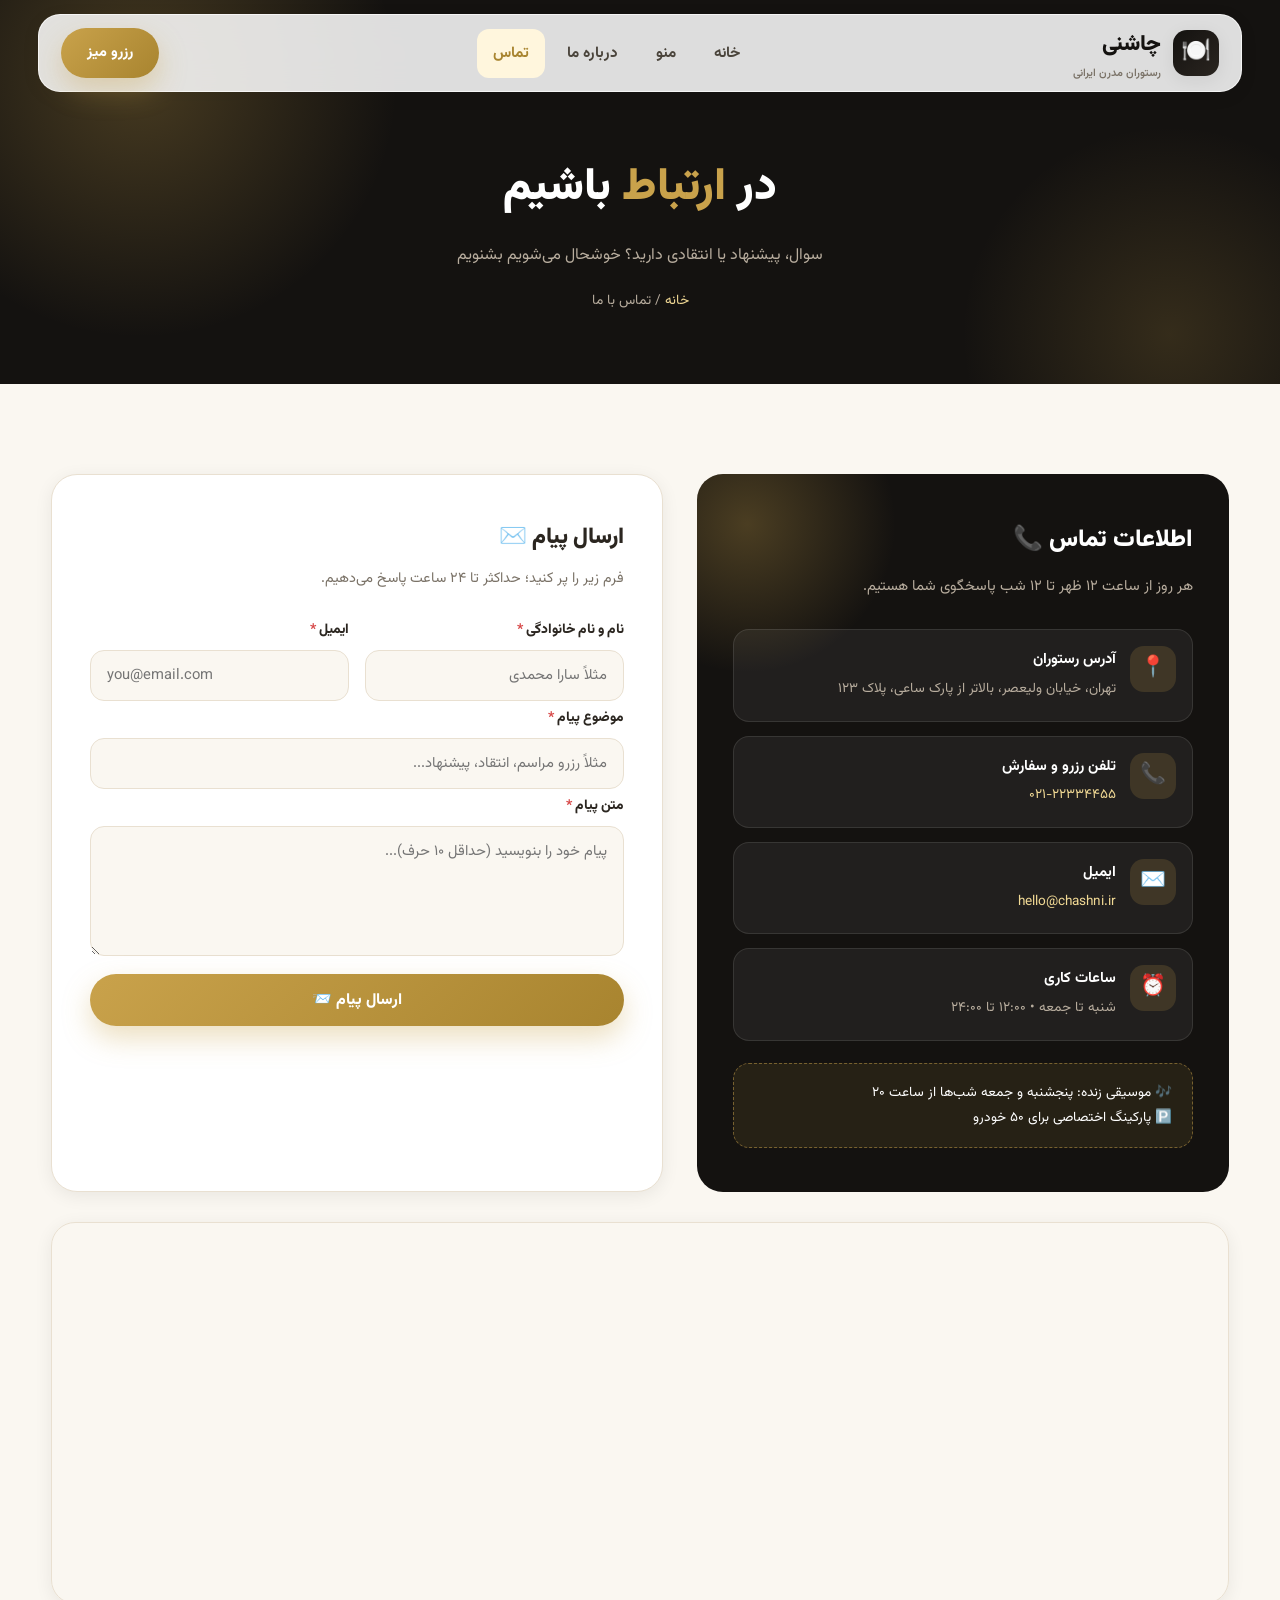
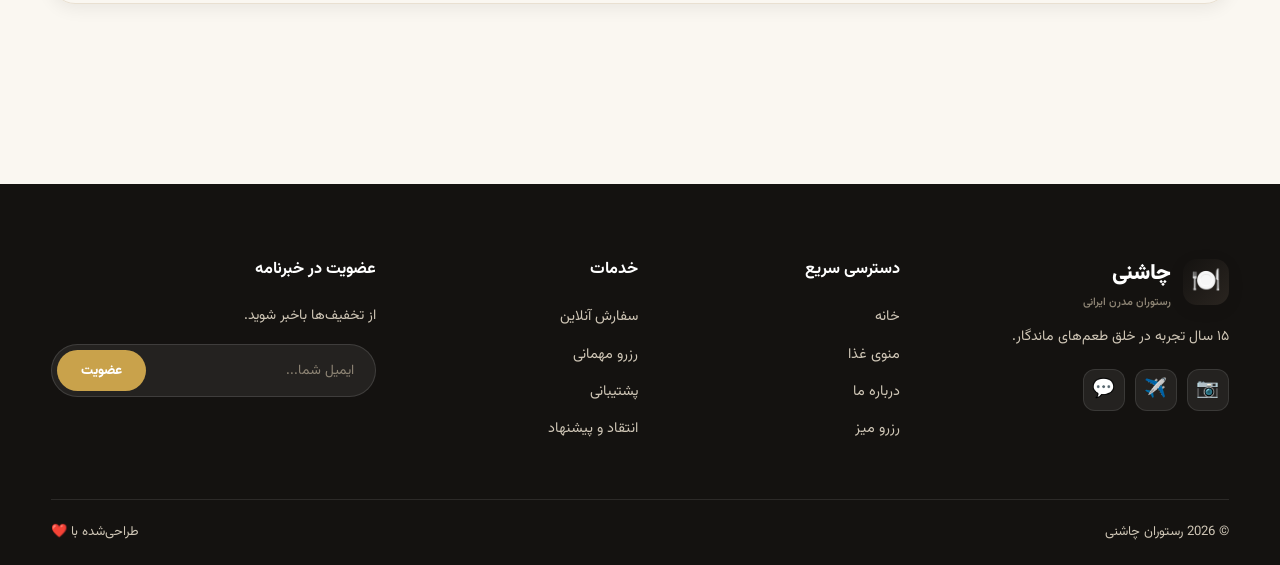
<file: contact.html>
<!DOCTYPE html>
<html lang="fa" dir="rtl">
<head>
  <meta charset="UTF-8">
  <meta name="viewport" content="width=device-width, initial-scale=1.0">
  <meta name="description" content="تماس با رستوران چاشنی — آدرس، تلفن، ساعات کاری و فرم پیام">
  <title>تماس با ما | رستوران چاشنی</title>
  <link rel="preconnect" href="https://fonts.googleapis.com">
  <link rel="preconnect" href="https://fonts.gstatic.com" crossorigin>
  <link href="https://fonts.googleapis.com/css2?family=Vazirmatn:wght@400;500;700;800;900&display=swap" rel="stylesheet">
  <link rel="stylesheet" href="css/style.css">
  <link rel="icon" href="data:image/svg+xml,<svg xmlns='http://www.w3.org/2000/svg' viewBox='0 0 100 100'><text y='.9em' font-size='90'>🍽️</text></svg>">
</head>
<body>
  <header class="header" id="header">
    <div class="nav-wrap">
      <a href="index.html" class="logo"><span class="logo-mark">🍽️</span><span>چاشنی<small>رستوران مدرن ایرانی</small></span></a>
      <nav class="nav-links" aria-label="ناوبری اصلی">
        <a href="index.html" data-nav="index.html">خانه</a>
        <a href="menu.html" data-nav="menu.html">منو</a>
        <a href="about.html" data-nav="about.html">درباره ما</a>
        <a href="contact.html" data-nav="contact.html">تماس</a>
      </nav>
      <div class="nav-actions">
        <a href="reservation.html" class="btn btn-primary btn-reserve">رزرو میز</a>
        <button class="hamburger" id="hamburger" aria-label="باز کردن منو" aria-expanded="false"><span></span><span></span><span></span></button>
      </div>
    </div>
  </header>
  <nav class="mobile-menu" id="mobileMenu" aria-label="منوی موبایل">
    <a href="index.html" data-nav="index.html">خانه</a>
    <a href="menu.html" data-nav="menu.html">منو</a>
    <a href="about.html" data-nav="about.html">درباره ما</a>
    <a href="contact.html" data-nav="contact.html">تماس</a>
    <a href="reservation.html" data-nav="reservation.html">رزرو میز</a>
    <a href="reservation.html" class="btn btn-primary">رزرو میز 🍷</a>
  </nav>

  <main>
    <section class="page-hero">
      <div class="container">
        <h1>در <span>ارتباط</span> باشیم</h1>
        <p>سوال، پیشنهاد یا انتقادی دارید؟ خوشحال می‌شویم بشنویم</p>
        <div class="breadcrumb"><a href="index.html">خانه</a> / تماس با ما</div>
      </div>
    </section>

    <section class="section">
      <div class="container form-layout">
        <aside class="info-card reveal">
          <h2>اطلاعات تماس 📞</h2>
          <p>هر روز از ساعت ۱۲ ظهر تا ۱۲ شب پاسخگوی شما هستیم.</p>
          <div class="contact-item"><span class="ci">📍</span><div><strong>آدرس رستوران</strong><span>تهران، خیابان ولیعصر، بالاتر از پارک ساعی، پلاک ۱۲۳</span></div></div>
          <div class="contact-item"><span class="ci">📞</span><div><strong>تلفن رزرو و سفارش</strong><a href="tel:+982122334455" style="color:#f0d894">۰۲۱-۲۲۳۳۴۴۵۵</a></div></div>
          <div class="contact-item"><span class="ci">✉️</span><div><strong>ایمیل</strong><a href="mailto:hello@chashni.ir" style="color:#f0d894">hello@chashni.ir</a></div></div>
          <div class="contact-item"><span class="ci">⏰</span><div><strong>ساعات کاری</strong><span>شنبه تا جمعه • ۱۲:۰۰ تا ۲۴:۰۰</span></div></div>
          <div class="hours-box">🎶 موسیقی زنده: پنجشنبه و جمعه شب‌ها از ساعت ۲۰<br>🅿️ پارکینگ اختصاصی برای ۵۰ خودرو</div>
        </aside>

        <div class="form-card reveal">
          <h2>ارسال پیام ✉️</h2>
          <p>فرم زیر را پر کنید؛ حداکثر تا ۲۴ ساعت پاسخ می‌دهیم.</p>
          <div class="alert" role="status"></div>
          <form id="contactForm" novalidate>
            <div class="form-grid">
              <div class="field">
                <label for="cName">نام و نام خانوادگی <i>*</i></label>
                <input type="text" id="cName" placeholder="مثلاً سارا محمدی" autocomplete="name">
                <span class="err">نام باید حداقل ۳ حرف باشد.</span>
              </div>
              <div class="field">
                <label for="cEmail">ایمیل <i>*</i></label>
                <input type="email" id="cEmail" placeholder="you@email.com" dir="ltr" style="text-align:left" autocomplete="email">
                <span class="err">ایمیل معتبر وارد کنید.</span>
              </div>
            </div>
            <div class="field">
              <label for="cSubject">موضوع پیام <i>*</i></label>
              <input type="text" id="cSubject" placeholder="مثلاً رزرو مراسم، انتقاد، پیشنهاد...">
              <span class="err">موضوع را وارد کنید.</span>
            </div>
            <div class="field">
              <label for="cMessage">متن پیام <i>*</i></label>
              <textarea id="cMessage" placeholder="پیام خود را بنویسید (حداقل ۱۰ حرف)..."></textarea>
              <span class="err">متن پیام باید حداقل ۱۰ حرف باشد.</span>
            </div>
            <button type="submit" class="btn btn-primary btn-block" style="margin-top:14px">ارسال پیام 📨</button>
          </form>
        </div>
      </div>

      <div class="container">
        <div class="map-wrap reveal">
          <iframe title="نقشه رستوران چاشنی" src="https://www.openstreetmap.org/export/embed.html?bbox=51.38%2C35.69%2C51.45%2C35.74&layer=mapnik&marker=35.715%2C51.415" loading="lazy"></iframe>
        </div>
      </div>
    </section>
  </main>

  <footer class="footer">
    <div class="container footer-top">
      <div><a href="index.html" class="logo"><span class="logo-mark">🍽️</span><span>چاشنی<small style="color:#8d8474">رستوران مدرن ایرانی</small></span></a><p style="margin-top:14px">۱۵ سال تجربه در خلق طعم‌های ماندگار.</p><div class="socials"><a href="#" aria-label="اینستاگرام">📷</a><a href="#" aria-label="تلگرام">✈️</a><a href="#" aria-label="واتساپ">💬</a></div></div>
      <div><h4>دسترسی سریع</h4><ul><li><a href="index.html">خانه</a></li><li><a href="menu.html">منوی غذا</a></li><li><a href="about.html">درباره ما</a></li><li><a href="reservation.html">رزرو میز</a></li></ul></div>
      <div><h4>خدمات</h4><ul><li><a href="menu.html">سفارش آنلاین</a></li><li><a href="reservation.html">رزرو مهمانی</a></li><li><a href="contact.html">پشتیبانی</a></li><li><a href="contact.html">انتقاد و پیشنهاد</a></li></ul></div>
      <div><h4>عضویت در خبرنامه</h4><p>از تخفیف‌ها باخبر شوید.</p><form class="newsletter"><input type="email" placeholder="ایمیل شما..." aria-label="ایمیل"><button type="submit">عضویت</button></form></div>
    </div>
    <div class="container footer-bottom"><span>© <span data-year>2026</span> رستوران چاشنی</span><span>طراحی‌شده با ❤️</span></div>
  </footer>
  <button class="to-top" id="toTop" aria-label="بازگشت به بالا">↑</button>
  <script src="js/main.js"></script>
  <script src="js/forms.js"></script>
</body>
</html>
</file>
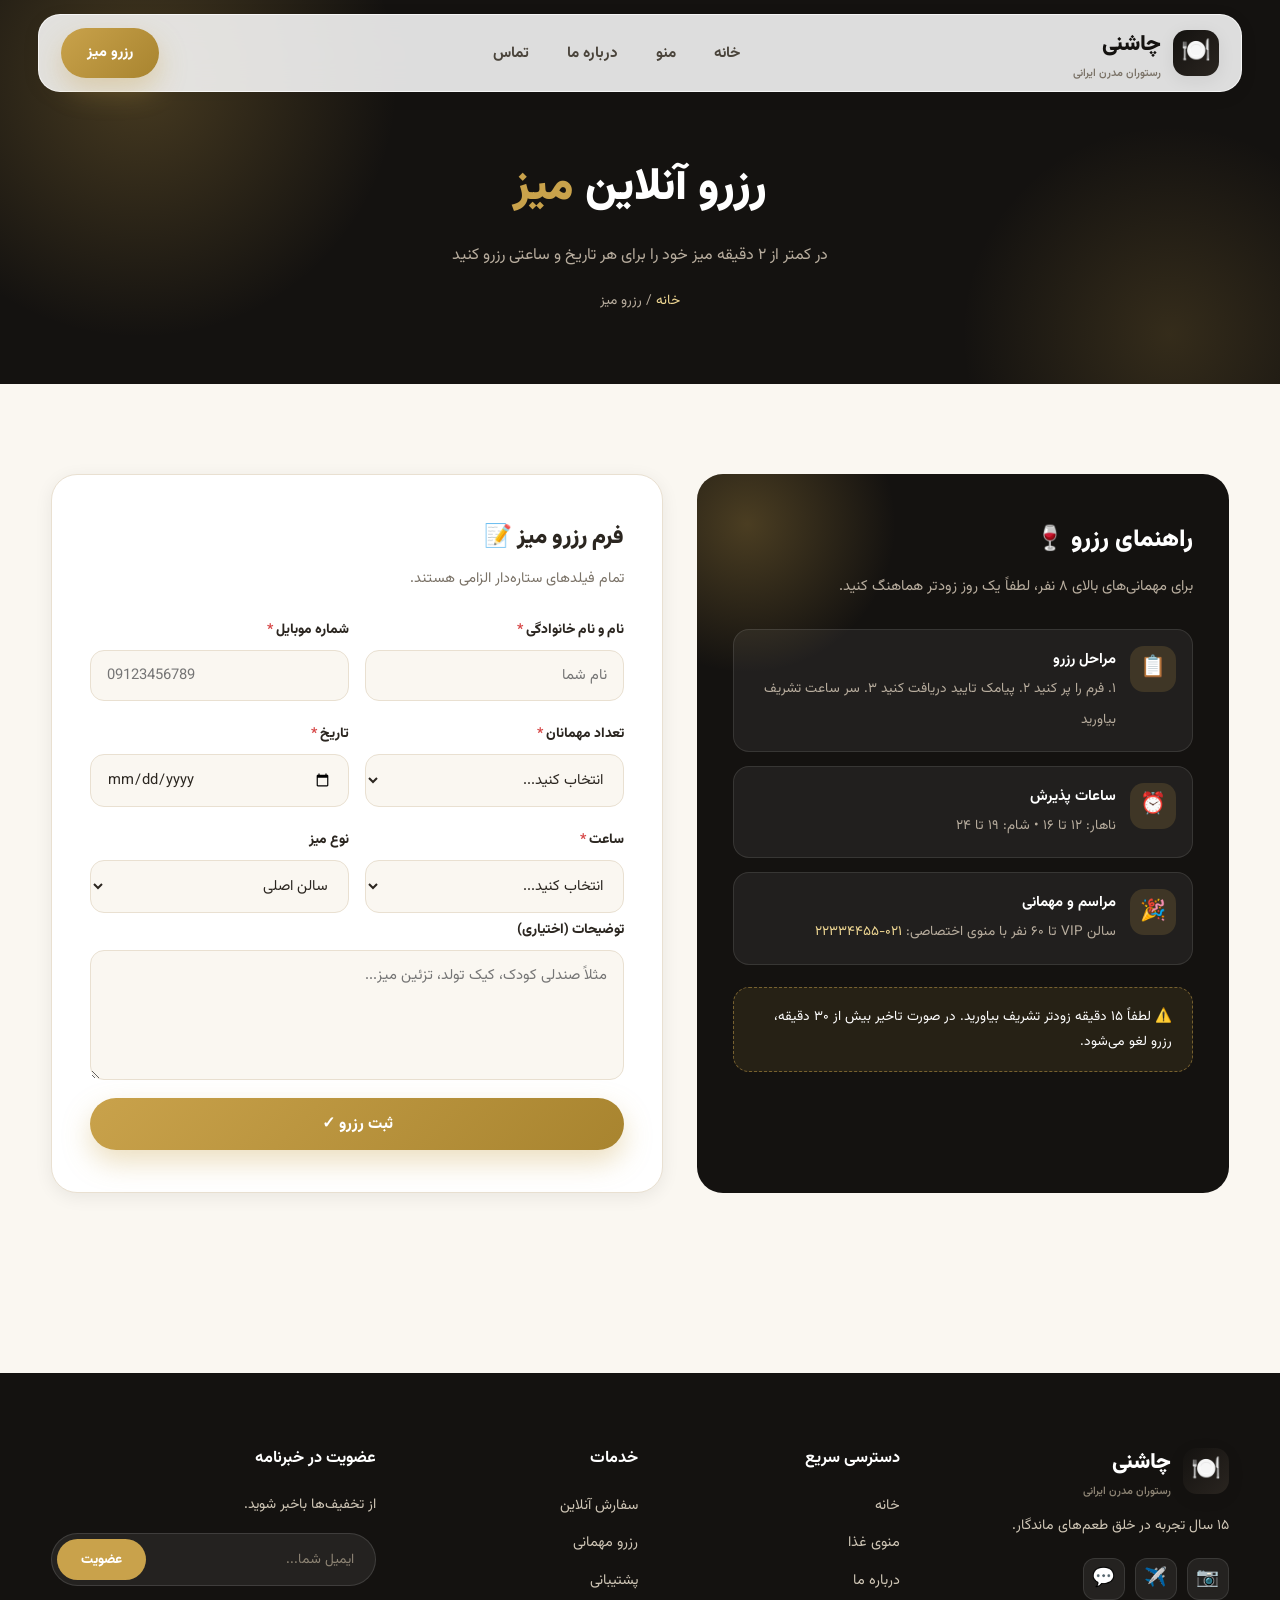
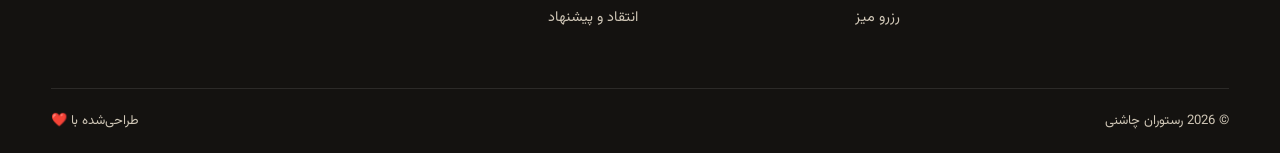
<file: reservation.html>
<!DOCTYPE html>
<html lang="fa" dir="rtl">
<head>
  <meta charset="UTF-8">
  <meta name="viewport" content="width=device-width, initial-scale=1.0">
  <meta name="description" content="رزرو آنلاین میز در رستوران چاشنی — سریع، راحت و بدون نیاز به تماس">
  <title>رزرو میز | رستوران چاشنی</title>
  <link rel="preconnect" href="https://fonts.googleapis.com">
  <link rel="preconnect" href="https://fonts.gstatic.com" crossorigin>
  <link href="https://fonts.googleapis.com/css2?family=Vazirmatn:wght@400;500;700;800;900&display=swap" rel="stylesheet">
  <link rel="stylesheet" href="css/style.css">
  <link rel="icon" href="data:image/svg+xml,<svg xmlns='http://www.w3.org/2000/svg' viewBox='0 0 100 100'><text y='.9em' font-size='90'>🍽️</text></svg>">
</head>
<body>
  <header class="header" id="header">
    <div class="nav-wrap">
      <a href="index.html" class="logo"><span class="logo-mark">🍽️</span><span>چاشنی<small>رستوران مدرن ایرانی</small></span></a>
      <nav class="nav-links" aria-label="ناوبری اصلی">
        <a href="index.html" data-nav="index.html">خانه</a>
        <a href="menu.html" data-nav="menu.html">منو</a>
        <a href="about.html" data-nav="about.html">درباره ما</a>
        <a href="contact.html" data-nav="contact.html">تماس</a>
      </nav>
      <div class="nav-actions">
        <a href="reservation.html" class="btn btn-primary btn-reserve">رزرو میز</a>
        <button class="hamburger" id="hamburger" aria-label="باز کردن منو" aria-expanded="false"><span></span><span></span><span></span></button>
      </div>
    </div>
  </header>
  <nav class="mobile-menu" id="mobileMenu" aria-label="منوی موبایل">
    <a href="index.html" data-nav="index.html">خانه</a>
    <a href="menu.html" data-nav="menu.html">منو</a>
    <a href="about.html" data-nav="about.html">درباره ما</a>
    <a href="contact.html" data-nav="contact.html">تماس</a>
    <a href="reservation.html" data-nav="reservation.html">رزرو میز</a>
    <a href="reservation.html" class="btn btn-primary">رزرو میز 🍷</a>
  </nav>

  <main>
    <section class="page-hero">
      <div class="container">
        <h1>رزرو آنلاین <span>میز</span></h1>
        <p>در کمتر از ۲ دقیقه میز خود را برای هر تاریخ و ساعتی رزرو کنید</p>
        <div class="breadcrumb"><a href="index.html">خانه</a> / رزرو میز</div>
      </div>
    </section>

    <section class="section">
      <div class="container form-layout">
        <aside class="info-card reveal">
          <h2>راهنمای رزرو 🍷</h2>
          <p>برای مهمانی‌های بالای ۸ نفر، لطفاً یک روز زودتر هماهنگ کنید.</p>
          <div class="contact-item"><span class="ci">📋</span><div><strong>مراحل رزرو</strong><span>۱. فرم را پر کنید ۲. پیامک تایید دریافت کنید ۳. سر ساعت تشریف بیاورید</span></div></div>
          <div class="contact-item"><span class="ci">⏰</span><div><strong>ساعات پذیرش</strong><span>ناهار: ۱۲ تا ۱۶ • شام: ۱۹ تا ۲۴</span></div></div>
          <div class="contact-item"><span class="ci">🎉</span><div><strong>مراسم و مهمانی</strong><span>سالن VIP تا ۶۰ نفر با منوی اختصاصی: <a href="tel:+982122334455" style="color:#f0d894">۰۲۱-۲۲۳۳۴۴۵۵</a></span></div></div>
          <div class="hours-box">⚠️ لطفاً ۱۵ دقیقه زودتر تشریف بیاورید. در صورت تاخیر بیش از ۳۰ دقیقه، رزرو لغو می‌شود.</div>
        </aside>

        <div class="form-card reveal">
          <h2>فرم رزرو میز 📝</h2>
          <p>تمام فیلدهای ستاره‌دار الزامی هستند.</p>
          <div class="alert" role="status"></div>
          <div id="reserveSummary"></div>
          <form id="reserveForm" novalidate>
            <div class="form-grid">
              <div class="field">
                <label for="rName">نام و نام خانوادگی <i>*</i></label>
                <input type="text" id="rName" placeholder="نام شما" autocomplete="name">
                <span class="err">نام باید حداقل ۳ حرف باشد.</span>
              </div>
              <div class="field">
                <label for="rPhone">شماره موبایل <i>*</i></label>
                <input type="tel" id="rPhone" placeholder="09123456789" dir="ltr" style="text-align:left" inputmode="numeric" autocomplete="tel">
                <span class="err">موبایل معتبر وارد کنید (مثل 09123456789).</span>
              </div>
              <div class="field">
                <label for="rGuests">تعداد مهمانان <i>*</i></label>
                <select id="rGuests">
                  <option value="">انتخاب کنید...</option>
                  <option value="1">۱ نفر</option>
                  <option value="2">۲ نفر</option>
                  <option value="3">۳ نفر</option>
                  <option value="4">۴ نفر</option>
                  <option value="5">۵ نفر</option>
                  <option value="6">۶ نفر</option>
                  <option value="8">۸ نفر (خانوادگی)</option>
                  <option value="12">۱۲ نفر (مهمانی)</option>
                  <option value="20">۲۰ نفر (مراسم)</option>
                </select>
                <span class="err">تعداد مهمانان را انتخاب کنید.</span>
              </div>
              <div class="field">
                <label for="rDate">تاریخ <i>*</i></label>
                <input type="date" id="rDate">
                <span class="err">تاریخ را انتخاب کنید.</span>
              </div>
              <div class="field">
                <label for="rTime">ساعت <i>*</i></label>
                <select id="rTime">
                  <option value="">انتخاب کنید...</option>
                  <option value="12:00">۱۲:۰۰ ظهر</option>
                  <option value="13:30">۱۳:۳۰</option>
                  <option value="15:00">۱۵:۰۰</option>
                  <option value="19:00">۱۹:۰۰</option>
                  <option value="20:30">۲۰:۳۰</option>
                  <option value="22:00">۲۲:۰۰</option>
                </select>
                <span class="err">ساعت را انتخاب کنید.</span>
              </div>
              <div class="field">
                <label for="rTable">نوع میز</label>
                <select id="rTable">
                  <option value="normal">سالن اصلی</option>
                  <option value="vip">سالن VIP</option>
                  <option value="terrace">تراس و فضای باز</option>
                  <option value="family">سالن خانوادگی</option>
                </select>
              </div>
            </div>
            <div class="field">
              <label for="rNote">توضیحات (اختیاری)</label>
              <textarea id="rNote" placeholder="مثلاً صندلی کودک، کیک تولد، تزئین میز..."></textarea>
            </div>
            <button type="submit" class="btn btn-primary btn-block" style="margin-top:14px">ثبت رزرو ✓</button>
          </form>
        </div>
      </div>
    </section>
  </main>

  <footer class="footer">
    <div class="container footer-top">
      <div><a href="index.html" class="logo"><span class="logo-mark">🍽️</span><span>چاشنی<small style="color:#8d8474">رستوران مدرن ایرانی</small></span></a><p style="margin-top:14px">۱۵ سال تجربه در خلق طعم‌های ماندگار.</p><div class="socials"><a href="#" aria-label="اینستاگرام">📷</a><a href="#" aria-label="تلگرام">✈️</a><a href="#" aria-label="واتساپ">💬</a></div></div>
      <div><h4>دسترسی سریع</h4><ul><li><a href="index.html">خانه</a></li><li><a href="menu.html">منوی غذا</a></li><li><a href="about.html">درباره ما</a></li><li><a href="reservation.html">رزرو میز</a></li></ul></div>
      <div><h4>خدمات</h4><ul><li><a href="menu.html">سفارش آنلاین</a></li><li><a href="reservation.html">رزرو مهمانی</a></li><li><a href="contact.html">پشتیبانی</a></li><li><a href="contact.html">انتقاد و پیشنهاد</a></li></ul></div>
      <div><h4>عضویت در خبرنامه</h4><p>از تخفیف‌ها باخبر شوید.</p><form class="newsletter"><input type="email" placeholder="ایمیل شما..." aria-label="ایمیل"><button type="submit">عضویت</button></form></div>
    </div>
    <div class="container footer-bottom"><span>© <span data-year>2026</span> رستوران چاشنی</span><span>طراحی‌شده با ❤️</span></div>
  </footer>
  <button class="to-top" id="toTop" aria-label="بازگشت به بالا">↑</button>
  <script src="js/main.js"></script>
  <script src="js/forms.js"></script>
</body>
</html>
</file>
<file: css/style.css>
:root {
  --primary: #c9a24b;
  --primary-dark: #a8842f;
  --primary-light: #f3e7c8;
  --dark: #141210;
  --dark-2: #1e1b17;
  --dark-3: #2a2520;
  --cream: #faf7f1;
  --cream-2: #f3ede1;
  --white: #ffffff;
  --text: #2b2620;
  --muted: #7a7267;
  --muted-light: #b8ad9e;
  --success: #1e9e6a;
  --error: #d64545;
  --border: #e9e0d1;
  --radius: 18px;
  --radius-sm: 12px;
  --shadow-sm: 0 4px 18px rgba(20, 18, 16, 0.07);
  --shadow-md: 0 14px 40px rgba(20, 18, 16, 0.12);
  --shadow-lg: 0 24px 70px rgba(20, 18, 16, 0.2);
  --font: "Vazirmatn", "IRANSans", "Segoe UI", Tahoma, sans-serif;
  --header-h: 76px;
  --transition: all 0.3s cubic-bezier(0.4, 0, 0.2, 1);
}

* { margin: 0; padding: 0; box-sizing: border-box; }

html { scroll-behavior: smooth; }

body {
  font-family: var(--font);
  background: var(--cream);
  color: var(--text);
  line-height: 1.9;
  overflow-x: hidden;
  direction: rtl;
}

img { max-width: 100%; display: block; }
a { text-decoration: none; color: inherit; }
ul { list-style: none; }
button, input, select, textarea { font-family: var(--font); }

.container { width: min(1200px, 92%); margin-inline: auto; }

.section { padding: 90px 0; }
.section-head { text-align: center; max-width: 640px; margin: 0 auto 54px; }
.section-tag {
  display: inline-flex; align-items: center; gap: 8px;
  color: var(--primary-dark); background: #fff8e6;
  border: 1px solid #efdfb5; font-size: 0.85rem; font-weight: 700;
  padding: 6px 18px; border-radius: 100px; margin-bottom: 14px;
}
.section-title { font-size: clamp(1.6rem, 3.4vw, 2.5rem); font-weight: 900; line-height: 1.5; color: var(--dark); }
.section-title span { color: var(--primary-dark); }
.section-desc { color: var(--muted); margin-top: 10px; font-size: 1rem; }

/* ---------- Buttons ---------- */
.btn {
  display: inline-flex; align-items: center; justify-content: center; gap: 10px;
  padding: 14px 34px; border-radius: 100px; font-weight: 800; font-size: 0.98rem;
  border: none; cursor: pointer; transition: var(--transition); white-space: nowrap;
}
.btn-primary { background: linear-gradient(135deg, var(--primary), var(--primary-dark)); color: #fff; box-shadow: 0 12px 28px rgba(201,162,75,.35); }
.btn-primary:hover { transform: translateY(-3px); box-shadow: 0 18px 36px rgba(201,162,75,.45); }
.btn-outline { background: transparent; color: var(--dark); border: 2px solid var(--dark); }
.btn-outline:hover { background: var(--dark); color: #fff; transform: translateY(-3px); }
.btn-light { background: var(--white); color: var(--dark); }
.btn-light:hover { transform: translateY(-3px); box-shadow: var(--shadow-md); }
.btn-gold-outline { border: 2px solid rgba(255,255,255,.5); color: #fff; background: rgba(255,255,255,.08); backdrop-filter: blur(8px); }
.btn-gold-outline:hover { background: var(--primary); border-color: var(--primary); }
.btn-block { width: 100%; }

/* ---------- Header / Navbar ---------- */
.header {
  position: fixed; inset-inline: 0; top: 0; z-index: 100;
  transition: var(--transition); padding: 14px 0;
}
.header .nav-wrap {
  width: min(1240px, 94%); margin-inline: auto;
  display: flex; align-items: center; justify-content: space-between; gap: 16px;
  background: rgba(255,255,255,.86); backdrop-filter: blur(16px);
  border: 1px solid rgba(255,255,255,.7);
  border-radius: 22px; padding: 10px 22px; box-shadow: var(--shadow-sm);
  transition: var(--transition);
}
.header.scrolled .nav-wrap { box-shadow: var(--shadow-md); background: rgba(255,255,255,.96); }
.logo { display: flex; align-items: center; gap: 12px; font-weight: 900; font-size: 1.35rem; color: var(--dark); }
.logo-mark {
  width: 46px; height: 46px; border-radius: 14px; display: grid; place-items: center;
  background: linear-gradient(135deg, var(--dark), var(--dark-3)); color: var(--primary);
  font-size: 1.5rem; box-shadow: var(--shadow-sm); flex-shrink: 0;
}
.logo small { display: block; font-size: .68rem; font-weight: 600; color: var(--muted); line-height: 1.4; }
.nav-links { display: flex; align-items: center; gap: 6px; }
.nav-links a { padding: 10px 16px; border-radius: 12px; font-weight: 700; font-size: .95rem; color: #4a443b; transition: var(--transition); position: relative; }
.nav-links a:hover { background: var(--cream-2); color: var(--dark); }
.nav-links a.active { color: var(--primary-dark); background: #fff6dd; }
.nav-actions { display: flex; align-items: center; gap: 10px; }
.btn-reserve { padding: 11px 26px; font-size: .9rem; }
.hamburger { display: none; flex-direction: column; gap: 5px; background: none; border: none; cursor: pointer; padding: 10px; border-radius: 10px; }
.hamburger span { width: 26px; height: 3px; border-radius: 10px; background: var(--dark); transition: var(--transition); }
.hamburger.open span:nth-child(1) { transform: translateY(8px) rotate(45deg); }
.hamburger.open span:nth-child(2) { opacity: 0; }
.hamburger.open span:nth-child(3) { transform: translateY(-8px) rotate(-45deg); }
.mobile-menu { display: none; }

/* ---------- Hero ---------- */
.hero {
  position: relative; min-height: 100svh; display: flex; align-items: center;
  color: #fff; padding: calc(var(--header-h) + 60px) 0 70px; overflow: hidden;
  background: var(--dark);
}
.hero-bg { position: absolute; inset: 0; }
.hero-bg img { width: 100%; height: 100%; object-fit: cover; opacity: .55; }
.hero-bg::after {
  content: ""; position: absolute; inset: 0;
  background: linear-gradient(to left, rgba(10,9,7,.88) 20%, rgba(10,9,7,.55) 55%, rgba(10,9,7,.25));
}
.hero-content { position: relative; z-index: 2; display: grid; grid-template-columns: 1.1fr 0.9fr; gap: 50px; align-items: center; }
.hero-badge {
  display: inline-flex; align-items: center; gap: 8px; font-size: .85rem; font-weight: 700;
  background: rgba(201,162,75,.16); border: 1px solid rgba(201,162,75,.5); color: #f4dfa4;
  padding: 8px 20px; border-radius: 100px; margin-bottom: 20px;
}
.hero-badge .dot { width: 8px; height: 8px; border-radius: 50%; background: #7ee2a8; box-shadow: 0 0 0 5px rgba(126,226,168,.2); animation: pulse 1.8s infinite; }
@keyframes pulse { 50% { box-shadow: 0 0 0 9px rgba(126,226,168,0); } }
.hero h1 { font-size: clamp(2.1rem, 5.4vw, 3.9rem); font-weight: 900; line-height: 1.45; margin-bottom: 16px; }
.hero h1 .gold { color: var(--primary); }
.hero p { color: #d9d2c4; font-size: 1.08rem; max-width: 520px; margin-bottom: 30px; }
.hero-btns { display: flex; gap: 14px; flex-wrap: wrap; margin-bottom: 38px; }
.hero-stats { display: flex; gap: 34px; flex-wrap: wrap; }
.hero-stats .stat strong { font-size: 1.6rem; font-weight: 900; color: #fff; display: block; line-height: 1.3; }
.hero-stats .stat strong em { color: var(--primary); font-style: normal; }
.hero-stats .stat span { font-size: .85rem; color: var(--muted-light); }
.hero-card { position: relative; }
.hero-card .main-img { border-radius: 28px; box-shadow: var(--shadow-lg); border: 6px solid rgba(255,255,255,.14); height: 480px; width: 100%; object-fit: cover; }
.float-card {
  position: absolute; background: rgba(255,255,255,.97); color: var(--dark);
  border-radius: 18px; padding: 14px 18px; box-shadow: var(--shadow-md);
  display: flex; align-items: center; gap: 12px; animation: float 4s ease-in-out infinite;
}
.float-card .icon { width: 46px; height: 46px; border-radius: 14px; display: grid; place-items: center; font-size: 1.4rem; background: #fff3d3; flex-shrink: 0; }
.float-card strong { display: block; font-size: .92rem; line-height: 1.5; }
.float-card small { color: var(--muted); font-size: .78rem; }
.float-1 { top: 26px; right: -22px; }
.float-2 { bottom: 30px; left: -22px; animation-delay: 2s; }
@keyframes float { 50% { transform: translateY(-12px); } }

/* ---------- Marquee strip ---------- */
.strip { background: linear-gradient(135deg, var(--primary), var(--primary-dark)); color: #fff; padding: 14px 0; overflow: hidden; font-weight: 800; }
.strip-track { display: flex; gap: 44px; width: max-content; animation: marquee 22s linear infinite; }
@keyframes marquee { to { transform: translateX(50%); } }

/* ---------- Cards / dishes ---------- */
.grid-dishes { display: grid; grid-template-columns: repeat(4, 1fr); gap: 24px; }
.dish-card {
  background: var(--white); border-radius: var(--radius); overflow: hidden;
  border: 1px solid var(--border); box-shadow: var(--shadow-sm);
  transition: var(--transition); display: flex; flex-direction: column;
}
.dish-card:hover { transform: translateY(-8px); box-shadow: var(--shadow-md); }
.dish-media { position: relative; height: 210px; overflow: hidden; }
.dish-media img { width: 100%; height: 100%; object-fit: cover; transition: transform .6s ease; }
.dish-card:hover .dish-media img { transform: scale(1.08); }
.dish-price {
  position: absolute; bottom: 12px; right: 12px; background: rgba(20,18,16,.85); color: #ffd97a;
  backdrop-filter: blur(6px); font-weight: 800; font-size: .85rem; padding: 6px 16px; border-radius: 100px;
}
.dish-cat {
  position: absolute; top: 12px; right: 12px; background: var(--white); color: var(--primary-dark);
  font-size: .75rem; font-weight: 800; padding: 4px 14px; border-radius: 100px;
}
.dish-body { padding: 20px 20px 22px; display: flex; flex-direction: column; gap: 8px; flex: 1; }
.dish-body h3 { font-size: 1.08rem; font-weight: 800; }
.dish-body h3 a:hover { color: var(--primary-dark); }
.dish-body p { font-size: .86rem; color: var(--muted); line-height: 1.8; flex: 1; }
.dish-foot { display: flex; align-items: center; justify-content: space-between; margin-top: 8px; }
.rating { color: #e8a200; font-size: .85rem; font-weight: 800; }
.dish-link { font-weight: 800; font-size: .86rem; color: var(--primary-dark); }
.dish-link:hover { text-decoration: underline; }

/* ---------- About preview ---------- */
.about-grid { display: grid; grid-template-columns: 1fr 1fr; gap: 60px; align-items: center; }
.about-media { position: relative; }
.about-media img.main { border-radius: 26px; height: 520px; width: 100%; object-fit: cover; box-shadow: var(--shadow-md); }
.about-media img.small {
  position: absolute; bottom: -30px; left: -20px; width: 240px; height: 190px; object-fit: cover;
  border-radius: 20px; border: 8px solid var(--cream); box-shadow: var(--shadow-md);
}
.exp-badge {
  position: absolute; top: -24px; right: -14px; background: var(--dark); color: #fff;
  border-radius: 20px; padding: 16px 24px; text-align: center; box-shadow: var(--shadow-md);
  border: 1px solid rgba(201,162,75,.4);
}
.exp-badge strong { font-size: 1.8rem; color: var(--primary); display: block; line-height: 1.2; }
.exp-badge span { font-size: .78rem; color: var(--muted-light); }
.about-text h2 { font-size: clamp(1.5rem, 3vw, 2.2rem); font-weight: 900; margin: 12px 0 14px; line-height: 1.6; }
.about-text p { color: var(--muted); margin-bottom: 14px; }
.check-list { display: grid; grid-template-columns: 1fr 1fr; gap: 12px; margin: 22px 0 28px; }
.check-list li { display: flex; align-items: center; gap: 10px; font-weight: 700; font-size: .92rem; background: #fff; border: 1px solid var(--border); padding: 10px 16px; border-radius: 14px; }
.check-list li i { width: 28px; height: 28px; border-radius: 50%; background: #e8f7ee; color: var(--success); display: grid; place-items: center; font-style: normal; flex-shrink: 0; }

/* ---------- Features ---------- */
.features { background: var(--dark); color: #fff; border-radius: 34px; width: min(1240px, 94%); margin-inline: auto; }
.features .section-title { color: #fff; }
.features .section-desc { color: var(--muted-light); }
.features .section-tag { background: rgba(201,162,75,.14); border-color: rgba(201,162,75,.35); color: #f0d894; }
.feat-grid { display: grid; grid-template-columns: repeat(4, 1fr); gap: 20px; }
.feat {
  background: linear-gradient(180deg, var(--dark-3), var(--dark-2));
  border: 1px solid rgba(201,162,75,.22); border-radius: 22px; padding: 34px 26px; text-align: center; transition: var(--transition);
}
.feat:hover { transform: translateY(-8px); border-color: rgba(201,162,75,.55); }
.feat .f-icon { width: 66px; height: 66px; margin: 0 auto 16px; border-radius: 20px; display: grid; place-items: center; font-size: 1.8rem; background: rgba(201,162,75,.14); border: 1px solid rgba(201,162,75,.3); }
.feat h3 { font-size: 1.05rem; margin-bottom: 8px; }
.feat p { font-size: .87rem; color: var(--muted-light); line-height: 1.9; }

/* ---------- Reviews ---------- */
.rev-grid { display: grid; grid-template-columns: repeat(3, 1fr); gap: 24px; }
.review { background: #fff; border: 1px solid var(--border); border-radius: 22px; padding: 30px 26px; box-shadow: var(--shadow-sm); transition: var(--transition); position: relative; }
.review:hover { transform: translateY(-6px); box-shadow: var(--shadow-md); }
.review .stars { color: #e8a200; letter-spacing: 2px; margin-bottom: 12px; }
.review p { font-size: .93rem; color: #55504a; margin-bottom: 20px; }
.reviewer { display: flex; align-items: center; gap: 12px; }
.reviewer img { width: 52px; height: 52px; border-radius: 50%; object-fit: cover; border: 3px solid var(--primary-light); }
.reviewer strong { display: block; font-size: .95rem; }
.reviewer small { color: var(--muted); font-size: .78rem; }
.review::before { content: "❝"; position: absolute; top: 12px; left: 22px; font-size: 3rem; color: var(--primary-light); line-height: 1; }

/* ---------- Gallery ---------- */
.gallery-grid { display: grid; grid-template-columns: repeat(4, 1fr); grid-auto-rows: 220px; gap: 16px; }
.gallery-grid figure { border-radius: 20px; overflow: hidden; position: relative; }
.gallery-grid figure:nth-child(1) { grid-column: span 2; grid-row: span 2; }
.gallery-grid figure img { width: 100%; height: 100%; object-fit: cover; transition: transform .6s ease; }
.gallery-grid figure:hover img { transform: scale(1.07); }
.gallery-grid figcaption {
  position: absolute; inset: auto 0 0 0; padding: 40px 18px 16px; color: #fff; font-weight: 800; font-size: .9rem;
  background: linear-gradient(transparent, rgba(0,0,0,.7)); opacity: 0; transition: var(--transition);
}
.gallery-grid figure:hover figcaption { opacity: 1; }

/* ---------- CTA ---------- */
.cta {
  position: relative; border-radius: 30px; overflow: hidden; color: #fff; text-align: center;
  padding: 80px 24px; width: min(1240px, 94%); margin-inline: auto; background: var(--dark);
}
.cta img { position: absolute; inset: 0; width: 100%; height: 100%; object-fit: cover; opacity: .35; }
.cta-inner { position: relative; z-index: 2; max-width: 620px; margin-inline: auto; }
.cta h2 { font-size: clamp(1.6rem, 3.4vw, 2.4rem); font-weight: 900; margin-bottom: 12px; }
.cta h2 span { color: var(--primary); }
.cta p { color: #ddd5c5; margin-bottom: 28px; }
.cta-btns { display: flex; gap: 14px; justify-content: center; flex-wrap: wrap; }

/* ---------- Page hero ---------- */
.page-hero { background: var(--dark); color: #fff; padding: calc(var(--header-h) + 70px) 0 70px; position: relative; overflow: hidden; text-align: center; }
.page-hero::before { content: ""; position: absolute; width: 520px; height: 520px; border-radius: 50%; background: radial-gradient(circle, rgba(201,162,75,.28), transparent 70%); top: -180px; left: -120px; }
.page-hero::after { content: ""; position: absolute; width: 420px; height: 420px; border-radius: 50%; background: radial-gradient(circle, rgba(201,162,75,.18), transparent 70%); bottom: -160px; right: -100px; }
.page-hero h1 { font-size: clamp(1.8rem, 4vw, 2.8rem); font-weight: 900; position: relative; z-index: 2; }
.page-hero h1 span { color: var(--primary); }
.page-hero p { color: var(--muted-light); margin-top: 10px; position: relative; z-index: 2; }
.breadcrumb { margin-top: 16px; font-size: .86rem; color: var(--muted-light); position: relative; z-index: 2; }
.breadcrumb a { color: #f0d894; } .breadcrumb a:hover { text-decoration: underline; }

/* ---------- Menu page ---------- */
.filter-bar { display: flex; gap: 10px; flex-wrap: wrap; justify-content: center; margin-bottom: 44px; }
.filter-btn {
  border: 1.5px solid var(--border); background: #fff; padding: 10px 24px; border-radius: 100px;
  font-weight: 800; font-size: .88rem; cursor: pointer; transition: var(--transition); color: #5c554a;
}
.filter-btn:hover { border-color: var(--primary); color: var(--primary-dark); transform: translateY(-2px); }
.filter-btn.active { background: linear-gradient(135deg, var(--primary), var(--primary-dark)); color: #fff; border-color: transparent; box-shadow: 0 10px 24px rgba(201,162,75,.35); }
.menu-grid { display: grid; grid-template-columns: repeat(3, 1fr); gap: 26px; }
.menu-card { animation: fadeUp .5s ease both; }
@keyframes fadeUp { from { opacity: 0; transform: translateY(18px); } }
.menu-empty { text-align: center; color: var(--muted); padding: 50px 0; grid-column: 1 / -1; }

/* ---------- Food details ---------- */
.details-grid { display: grid; grid-template-columns: 1fr 1fr; gap: 56px; align-items: start; }
.details-media img { border-radius: 26px; height: 460px; width: 100%; object-fit: cover; box-shadow: var(--shadow-md); }
.details-thumbs { display: grid; grid-template-columns: repeat(3, 1fr); gap: 12px; margin-top: 12px; }
.details-thumbs img { height: 110px; width: 100%; object-fit: cover; border-radius: 14px; cursor: pointer; border: 3px solid transparent; transition: var(--transition); }
.details-thumbs img.active, .details-thumbs img:hover { border-color: var(--primary); }
.details-info .pill { display: inline-block; background: #fff3d3; color: var(--primary-dark); font-weight: 800; font-size: .8rem; padding: 5px 18px; border-radius: 100px; margin-bottom: 12px; }
.details-info h1 { font-size: clamp(1.6rem, 3.4vw, 2.4rem); font-weight: 900; margin-bottom: 10px; }
.details-meta { display: flex; gap: 18px; align-items: center; color: var(--muted); font-size: .88rem; margin-bottom: 14px; flex-wrap: wrap; }
.details-desc { color: #5c554a; margin-bottom: 20px; }
.ing-list { display: flex; flex-wrap: wrap; gap: 8px; margin-bottom: 22px; }
.ing-list li { background: #fff; border: 1px solid var(--border); font-size: .8rem; font-weight: 700; padding: 6px 16px; border-radius: 100px; }
.order-box { background: #fff; border: 1px solid var(--border); border-radius: 20px; padding: 24px; box-shadow: var(--shadow-sm); }
.order-row { display: flex; align-items: center; justify-content: space-between; gap: 14px; flex-wrap: wrap; }
.qty { display: flex; align-items: center; gap: 4px; background: var(--cream-2); border-radius: 100px; padding: 5px; }
.qty button { width: 38px; height: 38px; border-radius: 50%; border: none; background: #fff; font-size: 1.2rem; font-weight: 900; cursor: pointer; transition: var(--transition); box-shadow: var(--shadow-sm); }
.qty button:hover { background: var(--dark); color: #fff; }
.qty output { min-width: 44px; text-align: center; font-weight: 900; font-size: 1.1rem; }
.total-price { font-size: 1.4rem; font-weight: 900; color: var(--primary-dark); }
.total-price small { display: block; font-size: .72rem; color: var(--muted); font-weight: 600; }
.nutrition { display: grid; grid-template-columns: repeat(4, 1fr); gap: 10px; margin-top: 18px; }
.nutrition div { background: var(--cream-2); border-radius: 14px; padding: 12px 8px; text-align: center; }
.nutrition strong { display: block; font-size: 1rem; }
.nutrition span { font-size: .72rem; color: var(--muted); }

/* ---------- Forms ---------- */
.form-layout { display: grid; grid-template-columns: 1fr 1.15fr; gap: 34px; align-items: stretch; }
.info-card { background: var(--dark); color: #fff; border-radius: 26px; padding: 44px 36px; position: relative; overflow: hidden; }
.info-card::before { content: ""; position: absolute; width: 300px; height: 300px; border-radius: 50%; background: radial-gradient(circle, rgba(201,162,75,.3), transparent 70%); top: -100px; left: -100px; }
.info-card h2 { font-size: 1.5rem; font-weight: 900; margin-bottom: 10px; position: relative; }
.info-card > p { color: var(--muted-light); font-size: .92rem; margin-bottom: 28px; position: relative; }
.contact-item { display: flex; gap: 14px; align-items: flex-start; background: rgba(255,255,255,.06); border: 1px solid rgba(255,255,255,.1); border-radius: 16px; padding: 16px; margin-bottom: 14px; position: relative; }
.contact-item .ci { width: 46px; height: 46px; border-radius: 14px; background: rgba(201,162,75,.18); display: grid; place-items: center; font-size: 1.3rem; flex-shrink: 0; }
.contact-item strong { display: block; font-size: .92rem; }
.contact-item span, .contact-item a { font-size: .85rem; color: var(--muted-light); }
.form-card { background: #fff; border: 1px solid var(--border); border-radius: 26px; padding: 42px 38px; box-shadow: var(--shadow-sm); }
.form-card h2 { font-size: 1.4rem; font-weight: 900; margin-bottom: 6px; }
.form-card > p { color: var(--muted); font-size: .9rem; margin-bottom: 24px; }
.form-grid { display: grid; grid-template-columns: 1fr 1fr; gap: 16px; }
.field { display: flex; flex-direction: column; gap: 7px; margin-bottom: 4px; }
.field.full { grid-column: 1 / -1; }
.field label { font-weight: 800; font-size: .86rem; }
.field label i { color: var(--error); font-style: normal; }
.field input, .field select, .field textarea {
  border: 1.5px solid var(--border); border-radius: 14px; padding: 13px 16px; font-size: .92rem;
  background: var(--cream); transition: var(--transition); width: 100%; color: var(--text);
}
.field textarea { min-height: 130px; resize: vertical; }
.field input:focus, .field select:focus, .field textarea:focus { outline: none; border-color: var(--primary); background: #fff; box-shadow: 0 0 0 4px rgba(201,162,75,.15); }
.field.invalid input, .field.invalid select, .field.invalid textarea { border-color: var(--error); background: #fff5f5; }
.err { font-size: .76rem; color: var(--error); font-weight: 700; display: none; }
.field.invalid .err { display: block; }
.alert { border-radius: 14px; padding: 14px 18px; font-size: .88rem; font-weight: 700; margin-bottom: 18px; display: none; }
.alert.show { display: block; animation: fadeUp .4s ease; }
.alert.success { background: #e6f7ee; color: #137a4c; border: 1px solid #b6e5c9; }
.alert.error { background: #fdecec; color: #a93232; border: 1px solid #f5c2c2; }
.hours-box { margin-top: 22px; background: rgba(201,162,75,.1); border: 1px dashed rgba(201,162,75,.5); border-radius: 16px; padding: 16px 20px; font-size: .85rem; position: relative; }
.map-wrap { margin-top: 30px; border-radius: 24px; overflow: hidden; border: 1px solid var(--border); box-shadow: var(--shadow-sm); }
.map-wrap iframe { width: 100%; height: 380px; border: 0; display: block; }

/* ---------- About page extras ---------- */
.values-grid { display: grid; grid-template-columns: repeat(3, 1fr); gap: 22px; }
.value-card { background: #fff; border: 1px solid var(--border); border-radius: 22px; padding: 34px 28px; text-align: center; transition: var(--transition); }
.value-card:hover { transform: translateY(-6px); box-shadow: var(--shadow-md); }
.value-card .v-icon { font-size: 2.2rem; margin-bottom: 12px; }
.timeline { max-width: 720px; margin-inline: auto; position: relative; padding-right: 30px; }
.timeline::before { content: ""; position: absolute; right: 8px; top: 6px; bottom: 6px; width: 3px; border-radius: 10px; background: linear-gradient(var(--primary), var(--primary-light)); }
.t-item { position: relative; background: #fff; border: 1px solid var(--border); border-radius: 18px; padding: 22px 24px; margin-bottom: 18px; }
.t-item::before { content: ""; position: absolute; right: -28px; top: 28px; width: 15px; height: 15px; border-radius: 50%; background: var(--primary); box-shadow: 0 0 0 5px #f6ead0; }
.t-item strong { color: var(--primary-dark); }
.team-grid { display: grid; grid-template-columns: repeat(3, 1fr); gap: 24px; }
.team-card { background: #fff; border: 1px solid var(--border); border-radius: 22px; overflow: hidden; text-align: center; transition: var(--transition); }
.team-card:hover { transform: translateY(-6px); box-shadow: var(--shadow-md); }
.team-card img { height: 300px; width: 100%; object-fit: cover; }
.team-card .t-body { padding: 20px; }
.team-card small { color: var(--primary-dark); font-weight: 800; }

/* ---------- Footer ---------- */
.footer { background: var(--dark); color: #cfc6b6; margin-top: 90px; }
.footer-top { display: grid; grid-template-columns: 1.3fr 1fr 1fr 1.1fr; gap: 40px; padding: 70px 0 46px; }
.footer .logo { color: #fff; }
.footer h4 { color: #fff; font-size: 1.02rem; margin-bottom: 18px; }
.footer ul li { margin-bottom: 10px; font-size: .9rem; }
.footer ul a:hover { color: var(--primary); }
.footer p { font-size: .88rem; }
.socials { display: flex; gap: 10px; margin-top: 18px; }
.socials a { width: 42px; height: 42px; border-radius: 12px; display: grid; place-items: center; background: rgba(255,255,255,.07); border: 1px solid rgba(255,255,255,.1); font-size: 1.15rem; transition: var(--transition); }
.socials a:hover { background: var(--primary); transform: translateY(-3px); }
.newsletter { display: flex; margin-top: 14px; background: rgba(255,255,255,.07); border: 1px solid rgba(255,255,255,.12); border-radius: 100px; padding: 5px; }
.newsletter input { flex: 1; background: transparent; border: none; color: #fff; padding: 10px 16px; font-size: .86rem; min-width: 0; }
.newsletter input:focus { outline: none; }
.newsletter input::placeholder { color: #8d8474; }
.newsletter button { background: var(--primary); border: none; color: #fff; border-radius: 100px; padding: 10px 24px; font-weight: 800; cursor: pointer; transition: var(--transition); }
.newsletter button:hover { background: var(--primary-dark); }
.footer-bottom { border-top: 1px solid rgba(255,255,255,.1); padding: 20px 0; display: flex; align-items: center; justify-content: space-between; gap: 12px; flex-wrap: wrap; font-size: .82rem; }

/* ---------- Back to top / reveal ---------- */
.to-top {
  position: fixed; bottom: 26px; left: 26px; z-index: 90; width: 52px; height: 52px; border-radius: 16px;
  border: none; cursor: pointer; font-size: 1.3rem; color: #fff;
  background: linear-gradient(135deg, var(--primary), var(--primary-dark));
  box-shadow: var(--shadow-md); opacity: 0; pointer-events: none; transform: translateY(16px); transition: var(--transition);
}
.to-top.show { opacity: 1; pointer-events: auto; transform: none; }
.to-top:hover { transform: translateY(-4px); }
.reveal { opacity: 0; transform: translateY(28px); transition: opacity .7s ease, transform .7s ease; }
.reveal.visible { opacity: 1; transform: none; }

/* ---------- Responsive ---------- */
@media (max-width: 1024px) {
  .grid-dishes { grid-template-columns: repeat(3, 1fr); }
  .feat-grid { grid-template-columns: repeat(2, 1fr); }
  .hero-content { grid-template-columns: 1fr; }
  .hero-card { max-width: 560px; }
  .hero-card .main-img { height: 380px; }
  .footer-top { grid-template-columns: 1fr 1fr; }
  .menu-grid { grid-template-columns: repeat(2, 1fr); }
  .gallery-grid { grid-template-columns: repeat(3, 1fr); }
}
@media (max-width: 820px) {
  .section { padding: 66px 0; }
  .nav-links, .nav-actions .btn-reserve { display: none; }
  .hamburger { display: flex; }
  .mobile-menu {
    display: block; position: fixed; top: 92px; right: 3%; left: 3%; z-index: 99;
    background: #fff; border-radius: 20px; box-shadow: var(--shadow-lg); border: 1px solid var(--border);
    padding: 12px; transform: translateY(-14px); opacity: 0; pointer-events: none; transition: var(--transition);
  }
  .mobile-menu.open { transform: none; opacity: 1; pointer-events: auto; }
  .mobile-menu a { display: block; padding: 13px 18px; border-radius: 14px; font-weight: 800; }
  .mobile-menu a:hover, .mobile-menu a.active { background: #fff6dd; color: var(--primary-dark); }
  .mobile-menu .btn { width: 100%; margin-top: 8px; }
  .about-grid, .details-grid, .form-layout { grid-template-columns: 1fr; }
  .about-media img.small { left: 10px; }
  .grid-dishes, .rev-grid, .values-grid, .team-grid { grid-template-columns: 1fr 1fr; }
  .form-grid { grid-template-columns: 1fr; }
  .float-1 { right: 8px; } .float-2 { left: 8px; }
}
@media (max-width: 560px) {
  .grid-dishes, .rev-grid, .menu-grid, .values-grid, .team-grid, .feat-grid { grid-template-columns: 1fr; }
  .gallery-grid { grid-template-columns: 1fr 1fr; grid-auto-rows: 170px; }
  .footer-top { grid-template-columns: 1fr; gap: 28px; }
  .hero-stats { gap: 20px; }
  .form-card { padding: 30px 22px; }
  .nutrition { grid-template-columns: repeat(2, 1fr); }
  .check-list { grid-template-columns: 1fr; }
  .header .nav-wrap { padding: 8px 14px; }
  .to-top { bottom: 16px; left: 16px; }
}
</file>
